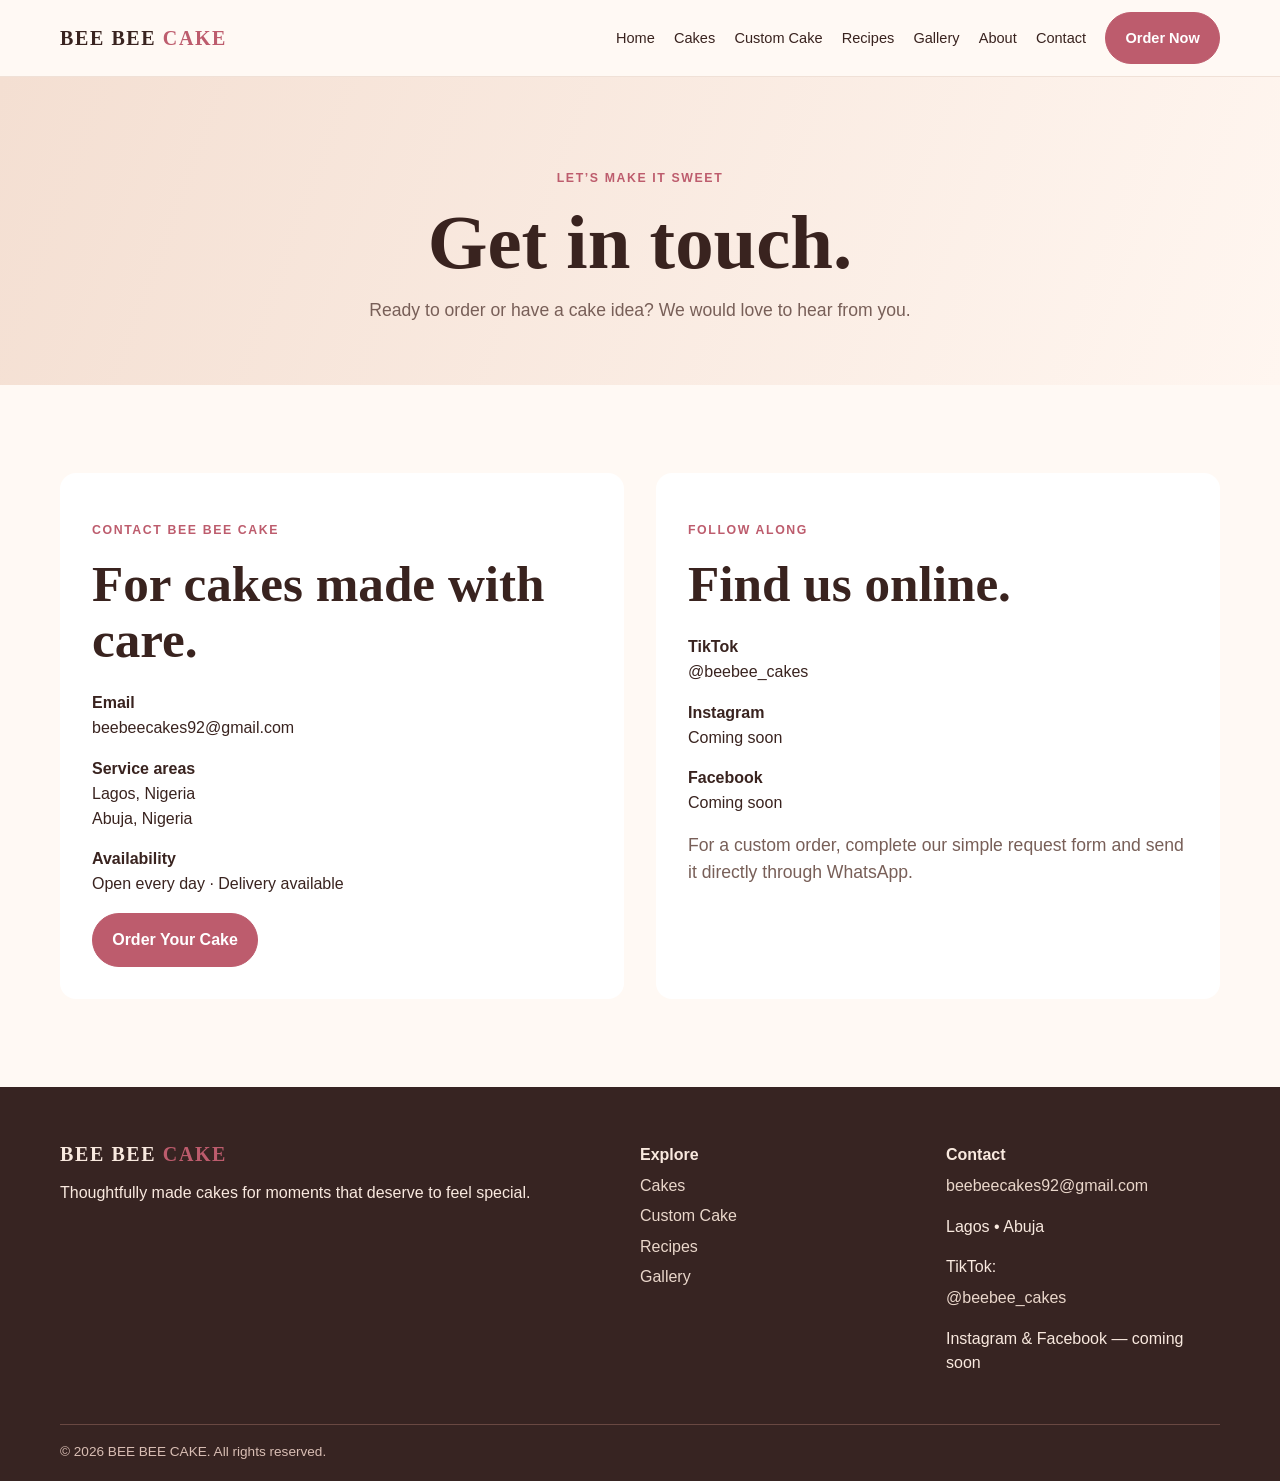
<file: BEE BEE CAKES/contact.html>
<!doctype html>
<html lang="en">
  <head>
    <meta charset="utf-8" />
    <meta name="viewport" content="width=device-width,initial-scale=1" />
    <title>Contact | BEE BEE CAKE</title>
    <meta
      name="description"
      content="Contact BEE BEE CAKE for cake orders in Lagos and Abuja."
    />
    <link rel="stylesheet" href="styles.css" />
  </head>
  <body>
    <div data-header></div>
    <main>
      <section class="page-hero">
        <div class="container">
          <p class="eyebrow">Let’s make it sweet</p>
          <h1>Get in touch.</h1>
          <p class="lead">
            Ready to order or have a cake idea? We would love to hear from you.
          </p>
        </div>
      </section>
      <section class="section">
        <div class="container contact-grid">
          <div class="contact-card">
            <p class="eyebrow">Contact BEE BEE CAKE</p>
            <h2>For cakes made with care.</h2>
            <p>
              <b>Email</b><br /><a href="mailto:beebeecakes92@gmail.com"
                >beebeecakes92@gmail.com</a
              >
            </p>
            <p><b>Service areas</b><br />Lagos, Nigeria<br />Abuja, Nigeria</p>
            <p><b>Availability</b><br />Open every day · Delivery available</p>
            <a class="button" href="custom-cake.html">Order Your Cake</a>
          </div>
          <div class="contact-card">
            <p class="eyebrow">Follow along</p>
            <h2>Find us online.</h2>
            <p>
              <b>TikTok</b><br /><a
                href="https://www.tiktok.com/@beebee_cakes"
                target="_blank"
                rel="noopener noreferrer"
                >@beebee_cakes</a
              >
            </p>
            <p><b>Instagram</b><br />Coming soon</p>
            <p><b>Facebook</b><br />Coming soon</p>
            <p class="lead">
              For a custom order, complete our simple request form and send it
              directly through WhatsApp.
            </p>
          </div>
        </div>
      </section>
    </main>
    <div data-footer></div>
    <script src="app.js"></script>
  </body>
</html>
</file>
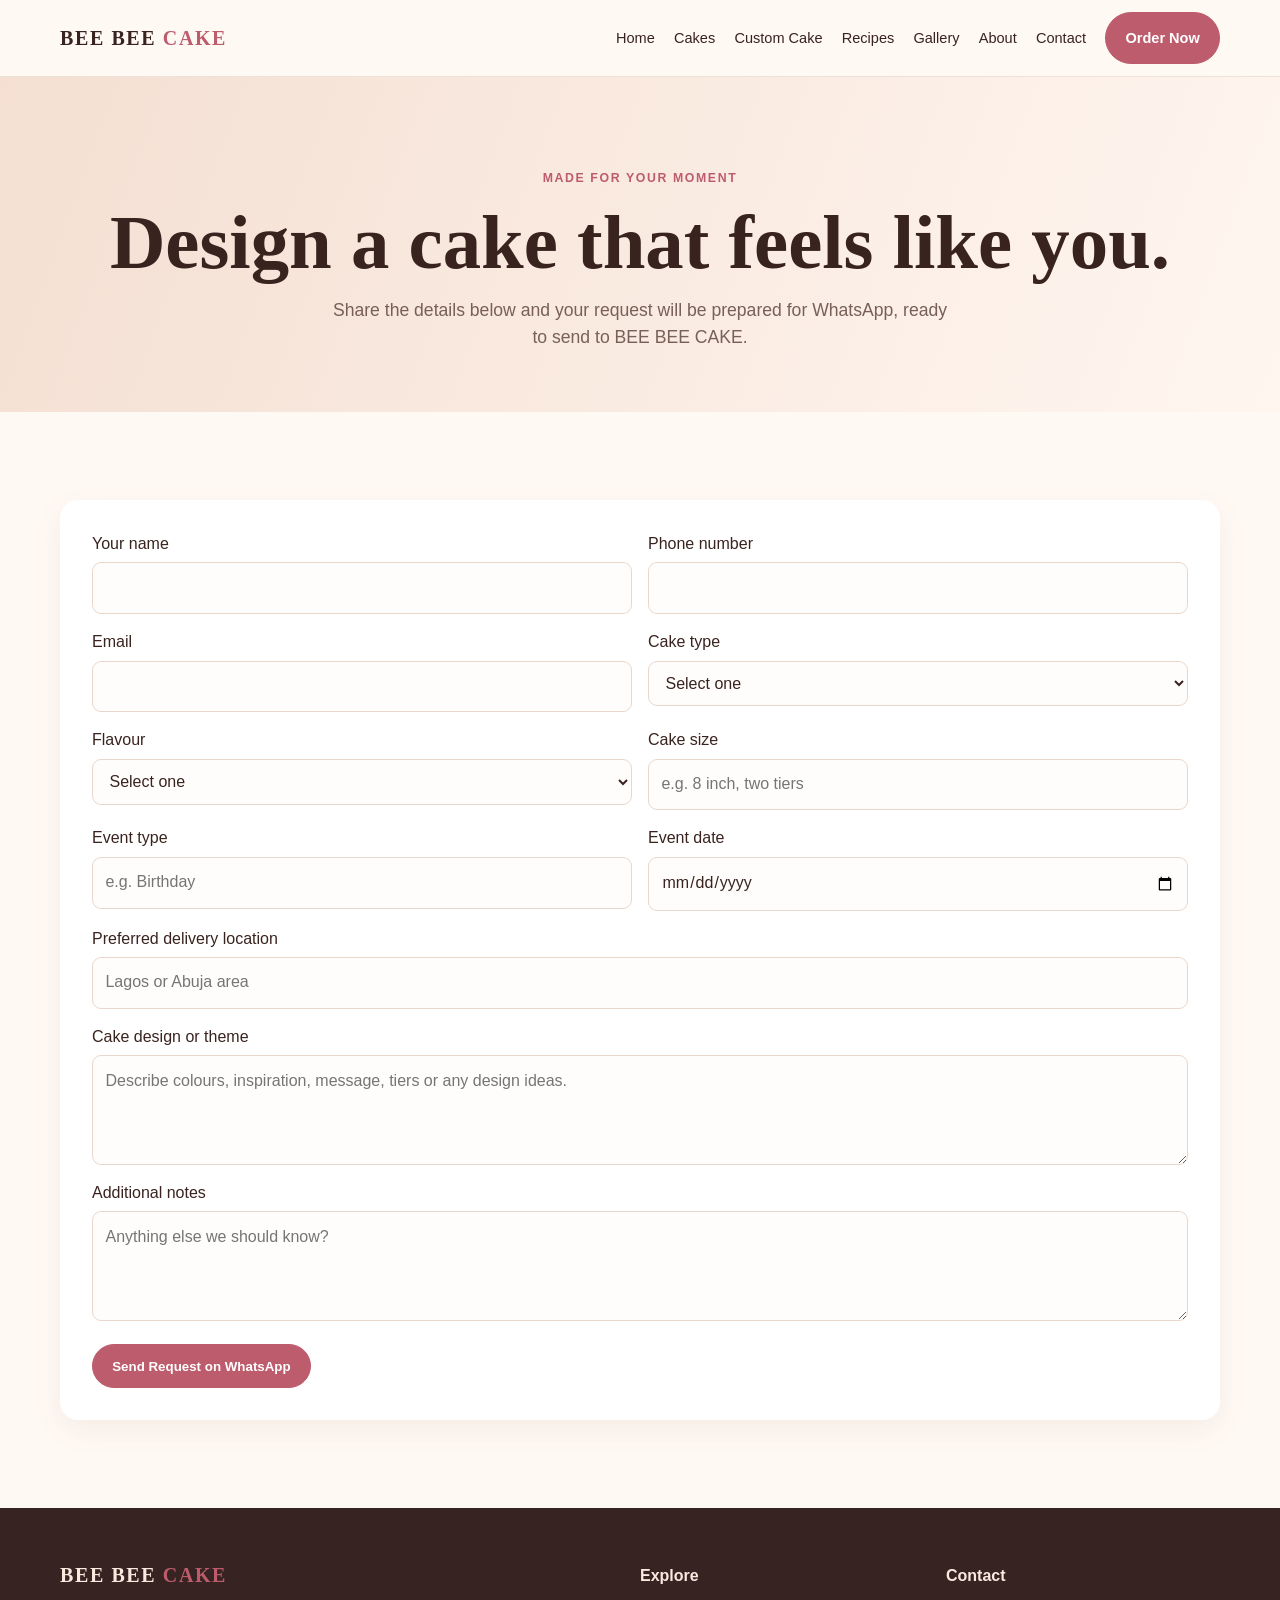
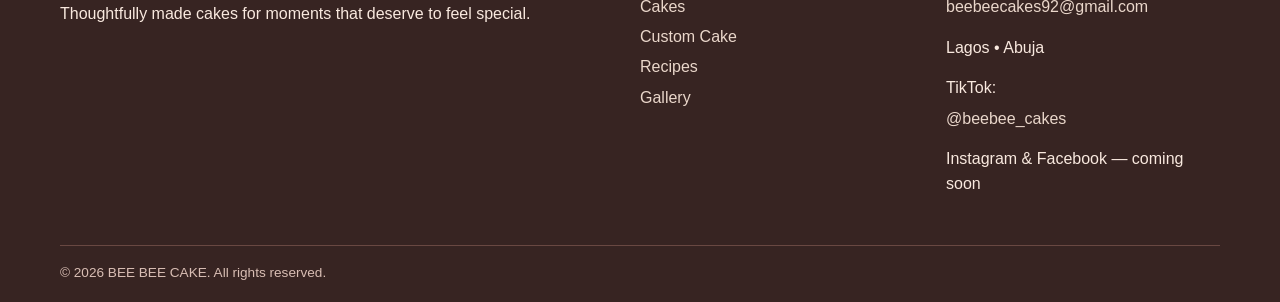
<file: BEE BEE CAKES/custom-cake.html>
<!doctype html>
<html lang="en">
  <head>
    <meta charset="utf-8" />
    <meta name="viewport" content="width=device-width,initial-scale=1" />
    <title>Custom Cakes | BEE BEE CAKE</title>
    <meta
      name="description"
      content="Request a beautiful custom cake from BEE BEE CAKE."
    />
    <link rel="stylesheet" href="styles.css" />
  </head>
  <body>
    <div data-header></div>
    <main>
      <section class="page-hero">
        <div class="container">
          <p class="eyebrow">Made for your moment</p>
          <h1>Design a cake that feels like you.</h1>
          <p class="lead">
            Share the details below and your request will be prepared for
            WhatsApp, ready to send to BEE BEE CAKE.
          </p>
        </div>
      </section>
      <section class="section">
        <div class="container">
          <form class="form" id="custom-form">
            <div class="fields">
              <label class="field"
                >Your name<input
                  name="customerName"
                  required
                  autocomplete="name" /></label
              ><label class="field"
                >Phone number<input
                  name="phoneNumber"
                  type="tel"
                  required
                  autocomplete="tel" /></label
              ><label class="field"
                >Email<input
                  name="email"
                  type="email"
                  required
                  autocomplete="email" /></label
              ><label class="field"
                >Cake type<select name="cakeType" required>
                  <option value="">Select one</option>
                  <option>Birthday cake</option>
                  <option>Wedding cake</option>
                  <option>Celebration cake</option>
                  <option>Other custom cake</option>
                </select></label
              ><label class="field"
                >Flavour<select name="flavour" required>
                  <option value="">Select one</option>
                  <option>Vanilla</option>
                  <option>Chocolate</option>
                  <option>Red Velvet</option>
                  <option>Strawberry</option>
                  <option>Coconut</option>
                </select></label
              ><label class="field"
                >Cake size<input
                  name="cakeSize"
                  required
                  placeholder="e.g. 8 inch, two tiers" /></label
              ><label class="field"
                >Event type<input
                  name="eventType"
                  required
                  placeholder="e.g. Birthday" /></label
              ><label class="field"
                >Event date<input
                  name="eventDate"
                  type="date"
                  required /></label
              ><label class="field full"
                >Preferred delivery location<input
                  name="deliveryLocation"
                  required
                  placeholder="Lagos or Abuja area" /></label
              ><label class="field full"
                >Cake design or theme<textarea
                  name="cakeDesign"
                  required
                  placeholder="Describe colours, inspiration, message, tiers or any design ideas."
                ></textarea></label
              ><label class="field full"
                >Additional notes<textarea
                  name="additionalNotes"
                  placeholder="Anything else we should know?"
                ></textarea>
              </label>
            </div>
            <button class="button" type="submit" style="margin-top: 1.4rem">
              Send Request on WhatsApp
            </button>
            <p class="notice">
              Please complete the required fields before sending your request.
            </p>
          </form>
        </div>
      </section>
    </main>
    <div data-footer></div>
    <script src="app.js"></script>
  </body>
</html>
</file>
<file: BEE BEE CAKES/styles.css>
:root {
  --ink: #39231f;
  --rose: #bd5c6d;
  --rose-dark: #9f4355;
  --cream: #fff9f4;
  --sand: #f6e8dc;
  --gold: #bd8a4b;
  --muted: #785f58;
  --line: #ead7cb;
  --white: #fff;
}
* {
  box-sizing: border-box;
}
html {
  scroll-behavior: smooth;
}
body {
  margin: 0;
  background: var(--cream);
  color: var(--ink);
  font-family: Arial, sans-serif;
  line-height: 1.55;
}
h1,
h2,
h3,
.brand {
  font-family: Georgia, serif;
  line-height: 1.1;
}
h1 {
  font-size: clamp(2.6rem, 6vw, 5.3rem);
  margin: 0.15em 0;
}
h2 {
  font-size: clamp(2rem, 4vw, 3.25rem);
  margin: 0.15em 0 0.45em;
}
h3 {
  font-size: 1.35rem;
  margin: 0.5em 0;
}
a {
  color: inherit;
  text-decoration: none;
}
img {
  display: block;
  width: 100%;
  object-fit: cover;
}
.container {
  width: min(1160px, 92%);
  margin: auto;
}
.eyebrow {
  color: var(--rose);
  font-weight: bold;
  font-size: 0.77rem;
  letter-spacing: 0.13em;
  text-transform: uppercase;
}
.lead {
  font-size: 1.1rem;
  color: var(--muted);
  max-width: 620px;
}
.section {
  padding: 5.5rem 0;
}
.section-tint {
  background: var(--sand);
}
.header {
  position: sticky;
  top: 0;
  z-index: 10;
  background: rgba(255, 249, 244, 0.94);
  backdrop-filter: blur(12px);
  border-bottom: 1px solid rgba(234, 215, 203, 0.7);
}
.nav {
  height: 76px;
  display: flex;
  align-items: center;
  justify-content: space-between;
  gap: 1.5rem;
}
.brand {
  font-weight: bold;
  font-size: 1.25rem;
  letter-spacing: 0.08em;
}
.brand span {
  color: var(--rose);
}
.links {
  display: flex;
  align-items: center;
  gap: 1.2rem;
  font-size: 0.91rem;
}
.links a:hover,
.links a.active {
  color: var(--rose);
}
.button {
  display: inline-flex;
  align-items: center;
  justify-content: center;
  padding: 0.86rem 1.2rem;
  border-radius: 99px;
  background: var(--rose);
  color: #fff;
  border: 1px solid var(--rose);
  font-weight: bold;
  cursor: pointer;
  transition: 0.2s;
}
.button:hover {
  background: var(--rose-dark);
  transform: translateY(-2px);
}
.button.outline {
  background: transparent;
  color: var(--rose);
}
.button.outline:hover {
  background: var(--rose);
  color: white;
}
.menu {
  display: none;
  background: none;
  border: 0;
  font-size: 1.6rem;
  color: var(--ink);
}
.hero {
  min-height: 650px;
  display: grid;
  grid-template-columns: 1fr 1fr;
  align-items: center;
  gap: 3.5rem;
  padding: 5rem 0;
}
.hero-image {
  height: 540px;
  border-radius: 180px 180px 18px 18px;
  overflow: hidden;
  box-shadow: 18px 20px 0 var(--sand);
}
.hero-image img {
  height: 100%;
}
.hero-actions {
  display: flex;
  flex-wrap: wrap;
  gap: 0.8rem;
  margin-top: 1.8rem;
}
.page-hero {
  padding: 5rem 0 3.8rem;
  text-align: center;
  background: linear-gradient(110deg, #f4dfd2, #fff6f0);
}
.page-hero .lead {
  margin: auto;
}
.grid {
  display: grid;
  grid-template-columns: repeat(3, 1fr);
  gap: 1.5rem;
}
.card {
  overflow: hidden;
  background: #fff;
  border-radius: 16px;
  box-shadow: 0 8px 24px #6e35200c;
  transition: 0.25s;
}
.card:hover {
  transform: translateY(-5px);
  box-shadow: 0 17px 30px #6e352020;
}
.card img {
  height: 245px;
}
.card-body {
  padding: 1.25rem;
}
.meta {
  display: flex;
  justify-content: space-between;
  color: var(--muted);
  font-size: 0.86rem;
}
.price {
  color: var(--rose);
  font-weight: bold;
}
.card .button {
  padding: 0.62rem 1rem;
  font-size: 0.86rem;
  margin-top: 0.9rem;
}
.section-head {
  display: flex;
  justify-content: space-between;
  align-items: end;
  gap: 1rem;
  margin-bottom: 2rem;
}
.features {
  display: grid;
  grid-template-columns: repeat(3, 1fr);
  gap: 1.2rem;
}
.feature {
  padding: 1.5rem;
  background: #fff;
  border-radius: 14px;
}
.feature b {
  display: block;
  font-family: Georgia, serif;
  font-size: 1.15rem;
  margin-bottom: 0.35rem;
}
.promo {
  padding: 4rem;
  border-radius: 24px;
  background:
    linear-gradient(100deg, #4b2928, #744039),
    url("https://images.unsplash.com/photo-1559622214-f8a9850965bb?auto=format&fit=crop&w=1600&q=80")
      center/cover;
  background-blend-mode: soft-light;
  color: #fff;
}
.promo .lead {
  color: #ffede6;
}
.gallery {
  display: grid;
  grid-template-columns: repeat(4, 1fr);
  gap: 1rem;
}
.gallery img {
  height: 250px;
  border-radius: 14px;
}
.gallery img:nth-child(2n) {
  height: 330px;
}
.footer {
  background: #372422;
  color: #f9e9df;
  padding: 3.5rem 0 1.2rem;
}
.footer-grid {
  display: grid;
  grid-template-columns: 2fr 1fr 1fr;
  gap: 2rem;
}
.footer a {
  display: block;
  margin: 0.35rem 0;
  color: #ead7cb;
}
.copyright {
  border-top: 1px solid #694842;
  margin-top: 2rem;
  padding-top: 1rem;
  color: #d9beb4;
  font-size: 0.85rem;
}
.form {
  background: #fff;
  border-radius: 18px;
  padding: 2rem;
  box-shadow: 0 10px 30px #6e352012;
}
.fields {
  display: grid;
  grid-template-columns: repeat(2, 1fr);
  gap: 1rem;
}
.field {
  display: flex;
  flex-direction: column;
  gap: 0.35rem;
}
.field.full {
  grid-column: 1/-1;
}
input,
select,
textarea {
  font: inherit;
  padding: 0.78rem;
  border: 1px solid var(--line);
  border-radius: 9px;
  background: #fffdfb;
  color: var(--ink);
}
input:focus,
select:focus,
textarea:focus {
  outline: 2px solid #e8a2ad;
  border-color: var(--rose);
}
textarea {
  min-height: 110px;
}
.notice {
  display: none;
  margin-top: 1rem;
  padding: 0.8rem;
  border-radius: 8px;
  background: #fde5e8;
  color: #8d3547;
}
.recipe-detail {
  margin-top: 1rem;
  color: var(--muted);
  font-size: 0.92rem;
}
.contact-grid {
  display: grid;
  grid-template-columns: 1fr 1fr;
  gap: 2rem;
}
.contact-card {
  background: #fff;
  padding: 2rem;
  border-radius: 16px;
}
.contact-card p {
  margin: 1rem 0;
}
.about-grid {
  display: grid;
  grid-template-columns: 1fr 1fr;
  gap: 4rem;
  align-items: center;
}
.about-grid img {
  border-radius: 20px;
  height: 460px;
}
.filterbar {
  display: flex;
  gap: 0.6rem;
  flex-wrap: wrap;
  margin-bottom: 2rem;
}
.filterbar button {
  background: #fff;
  border: 1px solid var(--line);
  border-radius: 99px;
  padding: 0.55rem 0.9rem;
  cursor: pointer;
}
.filterbar button.active {
  background: var(--rose);
  color: #fff;
  border-color: var(--rose);
}
@media (max-width: 800px) {
  .menu {
    display: block;
  }
  .links {
    display: none;
    position: absolute;
    top: 76px;
    left: 0;
    right: 0;
    background: var(--cream);
    padding: 1.2rem 4%;
    border-bottom: 1px solid var(--line);
    flex-direction: column;
    align-items: stretch;
  }
  .links.open {
    display: flex;
  }
  .hero,
  .about-grid,
  .contact-grid {
    grid-template-columns: 1fr;
  }
  .hero {
    padding: 3.5rem 0;
    min-height: auto;
  }
  .hero-image {
    height: 380px;
    order: -1;
    border-radius: 100px 100px 16px 16px;
  }
  .grid {
    grid-template-columns: repeat(2, 1fr);
  }
  .features {
    grid-template-columns: 1fr 1fr;
  }
  .gallery {
    grid-template-columns: repeat(2, 1fr);
  }
  .footer-grid {
    grid-template-columns: 1fr 1fr;
  }
  .promo {
    padding: 2rem;
  }
  .fields {
    grid-template-columns: 1fr;
  }
}
@media (max-width: 480px) {
  .grid,
  .features {
    grid-template-columns: 1fr;
  }
  .footer-grid {
    grid-template-columns: 1fr;
  }
  .section {
    padding: 3.8rem 0;
  }
  .card img {
    height: 225px;
  }
  .page-hero {
    padding: 3.8rem 0;
  }
  .gallery img,
  .gallery img:nth-child(2n) {
    height: 190px;
  }
}
</file>
